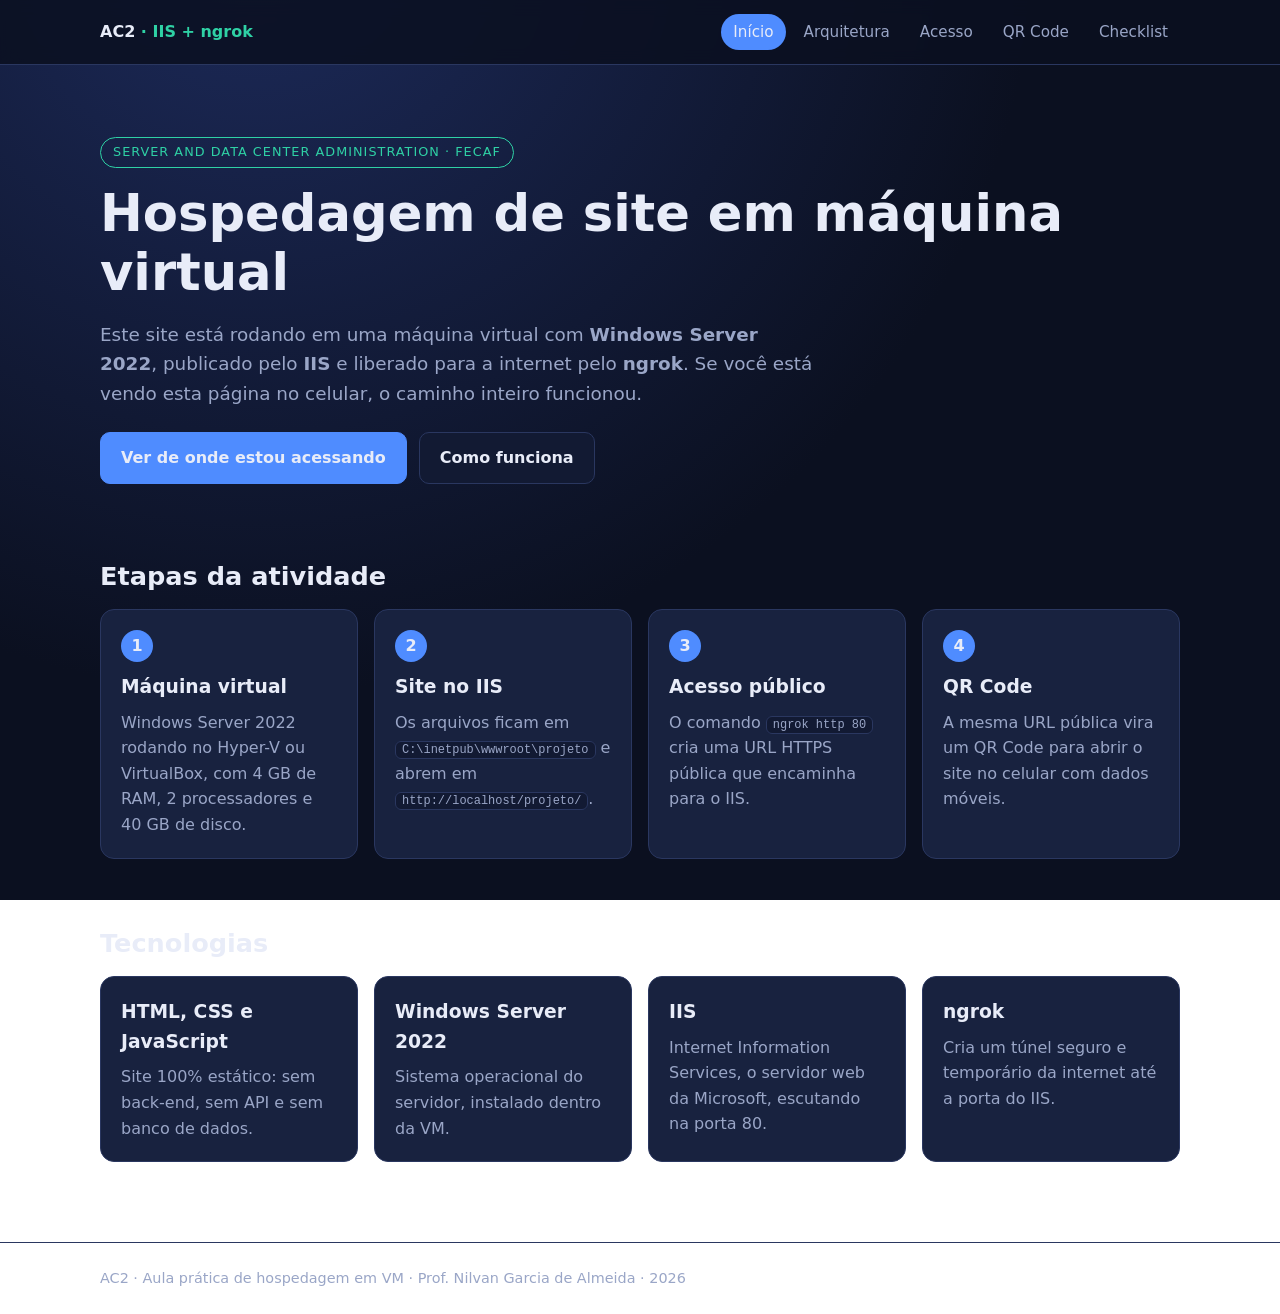
<file: index.html>
<!DOCTYPE html>
<html lang="pt-BR">
<head>
  <meta charset="UTF-8">
  <meta name="viewport" content="width=device-width, initial-scale=1.0">
  <title>AC2 · Site no IIS com ngrok</title>
  <link rel="stylesheet" href="css/style.css">
</head>
<body>
  <header class="topo">
    <div class="container">
      <a class="marca" href="index.html">AC2 <span>· IIS + ngrok</span></a>
      <nav class="menu">
        <a href="index.html">Início</a>
        <a href="arquitetura.html">Arquitetura</a>
        <a href="acesso.html">Acesso</a>
        <a href="qrcode.html">QR Code</a>
        <a href="checklist.html">Checklist</a>
      </nav>
    </div>
  </header>

  <main class="container">
    <section class="hero">
      <span class="selo">Server and Data Center Administration · FECAF</span>
      <h1>Hospedagem de site em máquina virtual</h1>
      <p class="lead">
        Este site está rodando em uma máquina virtual com <strong>Windows Server 2022</strong>,
        publicado pelo <strong>IIS</strong> e liberado para a internet pelo <strong>ngrok</strong>.
        Se você está vendo esta página no celular, o caminho inteiro funcionou.
      </p>
      <div class="botoes">
        <a class="btn primario" href="acesso.html">Ver de onde estou acessando</a>
        <a class="btn" href="arquitetura.html">Como funciona</a>
      </div>
    </section>

    <section>
      <h2>Etapas da atividade</h2>
      <div class="grade">
        <div class="card">
          <span class="num">1</span>
          <h3>Máquina virtual</h3>
          <p>Windows Server 2022 rodando no Hyper-V ou VirtualBox, com 4 GB de RAM, 2 processadores e 40 GB de disco.</p>
        </div>
        <div class="card">
          <span class="num">2</span>
          <h3>Site no IIS</h3>
          <p>Os arquivos ficam em <code>C:\inetpub\wwwroot\projeto</code> e abrem em <code>http://localhost/projeto/</code>.</p>
        </div>
        <div class="card">
          <span class="num">3</span>
          <h3>Acesso público</h3>
          <p>O comando <code>ngrok http 80</code> cria uma URL HTTPS pública que encaminha para o IIS.</p>
        </div>
        <div class="card">
          <span class="num">4</span>
          <h3>QR Code</h3>
          <p>A mesma URL pública vira um QR Code para abrir o site no celular com dados móveis.</p>
        </div>
      </div>
    </section>

    <section>
      <h2>Tecnologias</h2>
      <div class="grade">
        <div class="card"><h3>HTML, CSS e JavaScript</h3><p>Site 100% estático: sem back-end, sem API e sem banco de dados.</p></div>
        <div class="card"><h3>Windows Server 2022</h3><p>Sistema operacional do servidor, instalado dentro da VM.</p></div>
        <div class="card"><h3>IIS</h3><p>Internet Information Services, o servidor web da Microsoft, escutando na porta 80.</p></div>
        <div class="card"><h3>ngrok</h3><p>Cria um túnel seguro e temporário da internet até a porta do IIS.</p></div>
      </div>
    </section>
  </main>

  <footer>
    <div class="container">
      AC2 · Aula prática de hospedagem em VM · Prof. Nilvan Garcia de Almeida · <span data-ano></span>
    </div>
  </footer>
  <script src="js/main.js"></script>
</body>
</html>
</file>
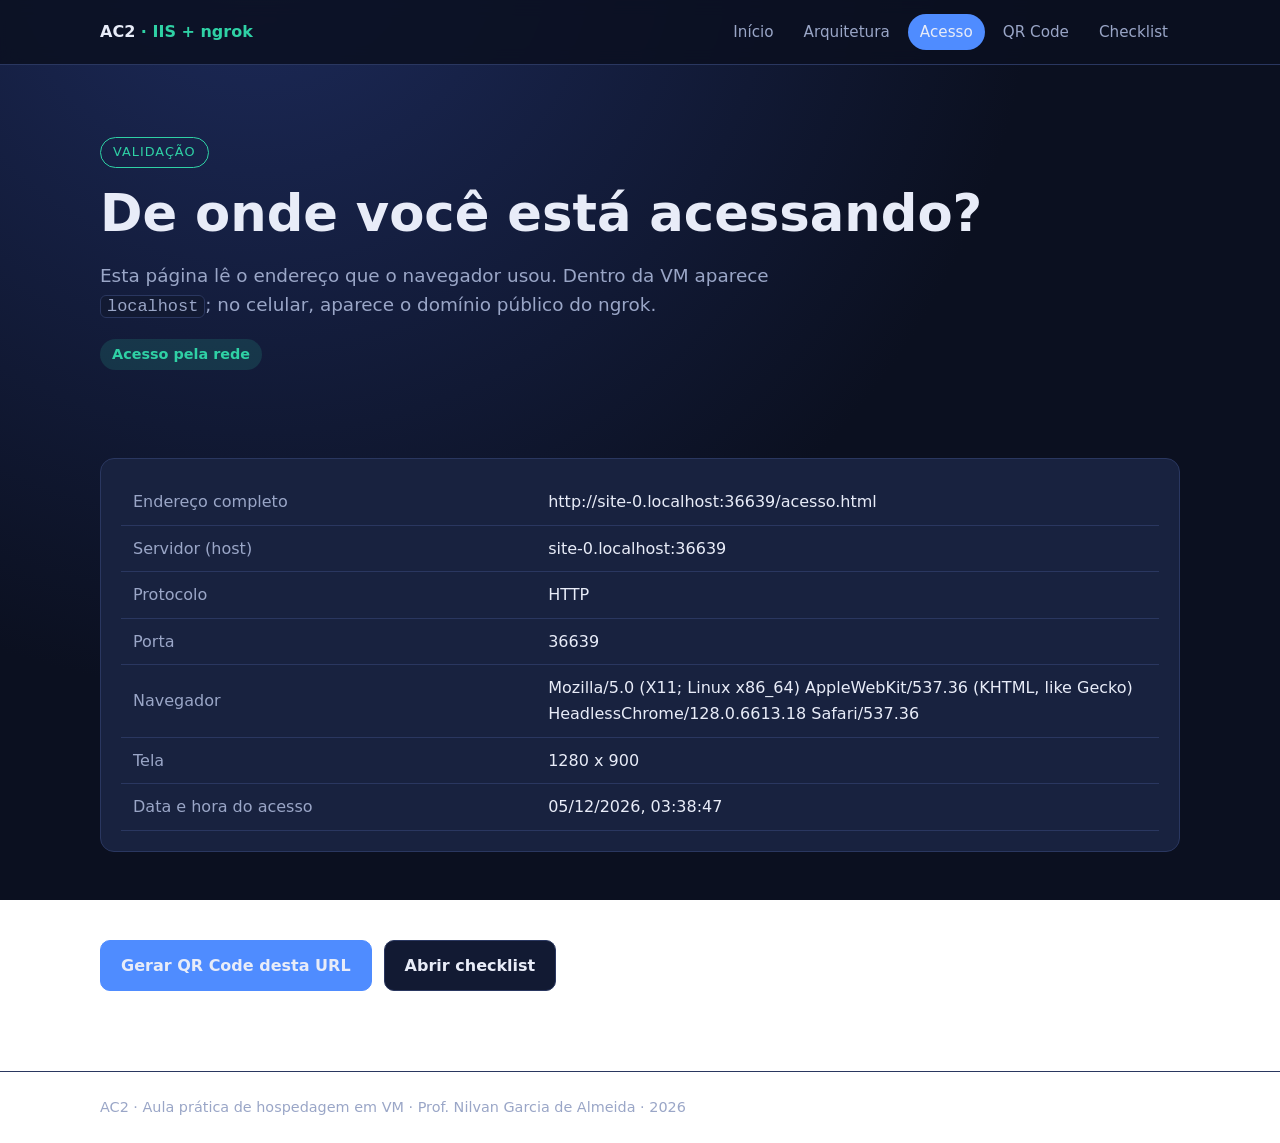
<file: acesso.html>
<!DOCTYPE html>
<html lang="pt-BR">
<head>
  <meta charset="UTF-8">
  <meta name="viewport" content="width=device-width, initial-scale=1.0">
  <title>Acesso · AC2</title>
  <link rel="stylesheet" href="css/style.css">
</head>
<body>
  <header class="topo">
    <div class="container">
      <a class="marca" href="index.html">AC2 <span>· IIS + ngrok</span></a>
      <nav class="menu">
        <a href="index.html">Início</a>
        <a href="arquitetura.html">Arquitetura</a>
        <a href="acesso.html">Acesso</a>
        <a href="qrcode.html">QR Code</a>
        <a href="checklist.html">Checklist</a>
      </nav>
    </div>
  </header>

  <main class="container">
    <section class="hero">
      <span class="selo">Validação</span>
      <h1>De onde você está acessando?</h1>
      <p class="lead">Esta página lê o endereço que o navegador usou. Dentro da VM aparece <code>localhost</code>; no celular, aparece o domínio público do ngrok.</p>
      <p><span id="selo-acesso" class="status"></span></p>
    </section>

    <section>
      <div class="card">
        <table class="info" id="info-acesso"></table>
      </div>
    </section>

    <section>
      <div class="botoes">
        <a class="btn primario" href="qrcode.html">Gerar QR Code desta URL</a>
        <a class="btn" href="checklist.html">Abrir checklist</a>
      </div>
    </section>
  </main>

  <footer>
    <div class="container">
      AC2 · Aula prática de hospedagem em VM · Prof. Nilvan Garcia de Almeida · <span data-ano></span>
    </div>
  </footer>
  <script src="js/main.js"></script>
</body>
</html>
</file>
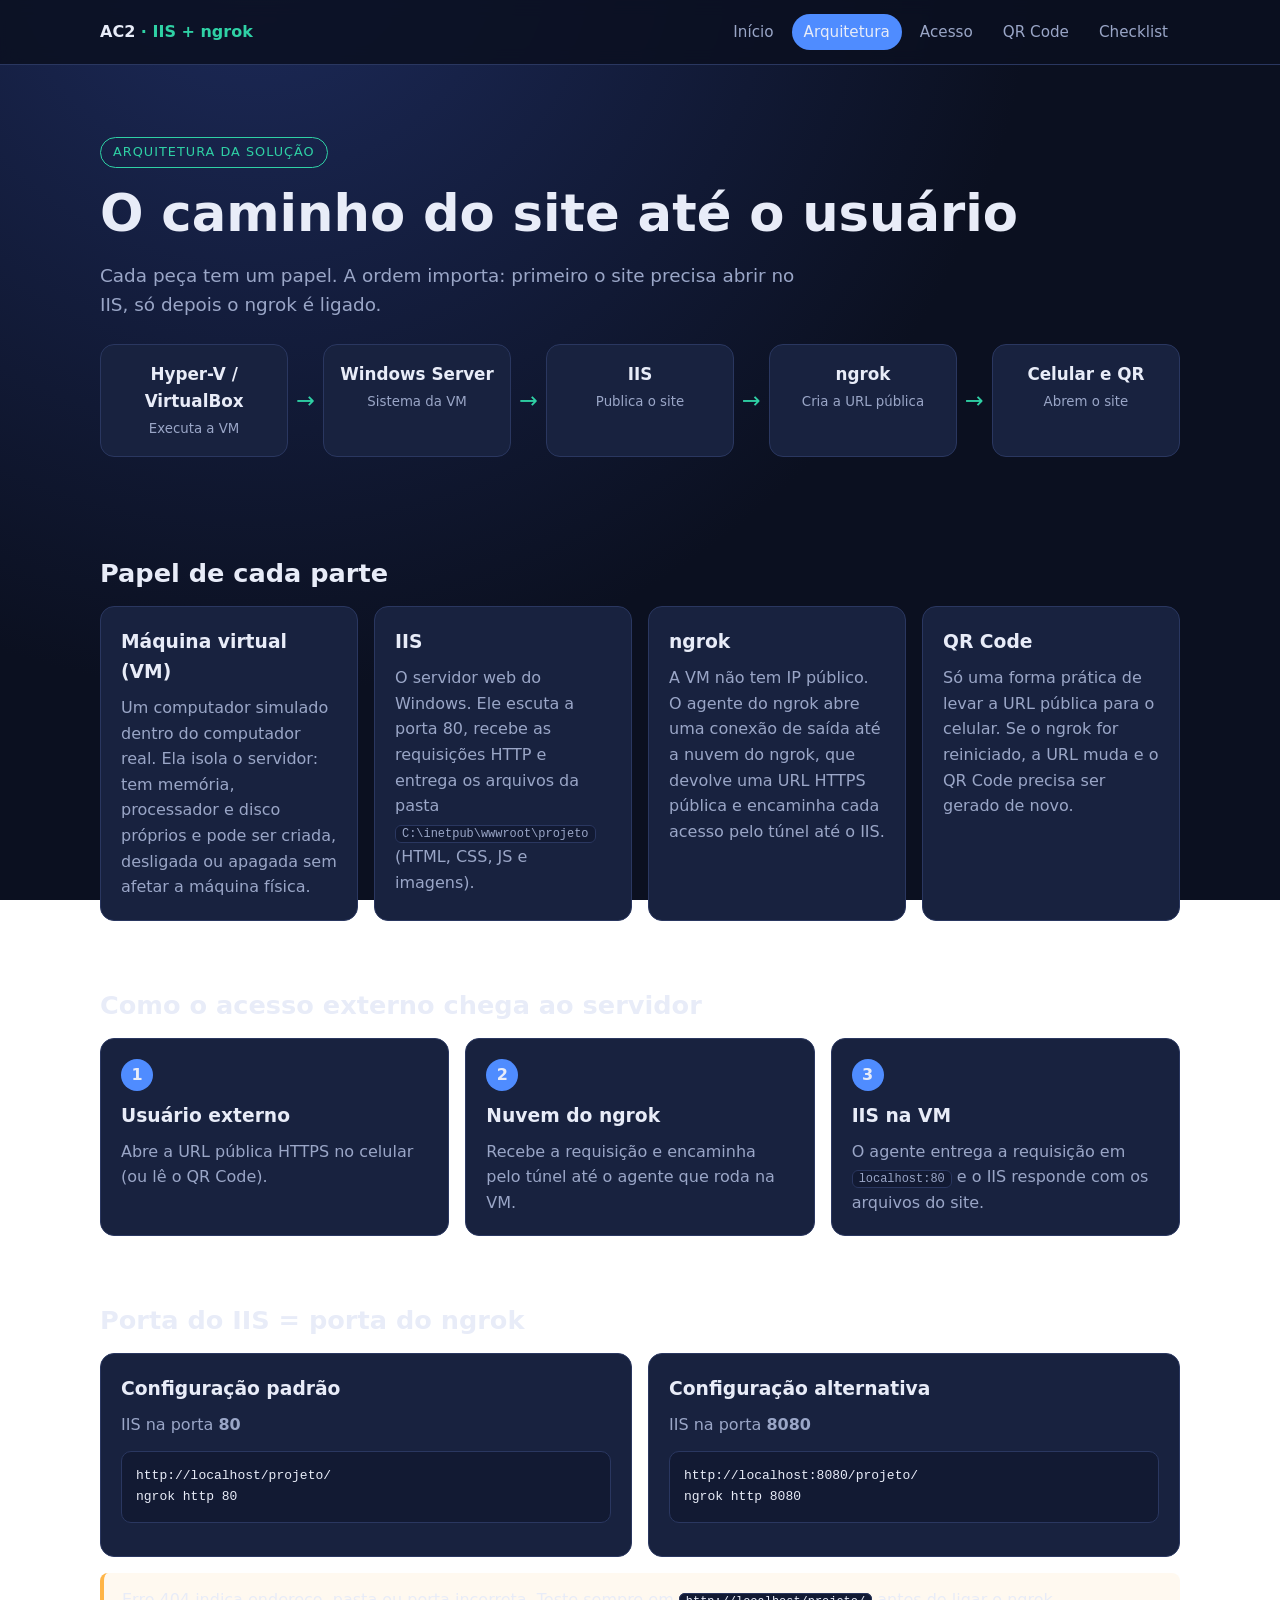
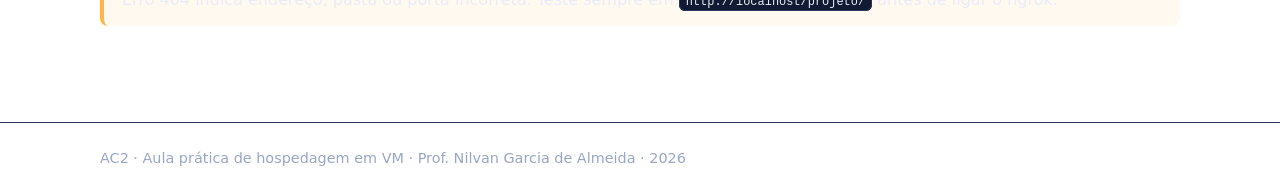
<file: arquitetura.html>
<!DOCTYPE html>
<html lang="pt-BR">
<head>
  <meta charset="UTF-8">
  <meta name="viewport" content="width=device-width, initial-scale=1.0">
  <title>Arquitetura · AC2</title>
  <link rel="stylesheet" href="css/style.css">
</head>
<body>
  <header class="topo">
    <div class="container">
      <a class="marca" href="index.html">AC2 <span>· IIS + ngrok</span></a>
      <nav class="menu">
        <a href="index.html">Início</a>
        <a href="arquitetura.html">Arquitetura</a>
        <a href="acesso.html">Acesso</a>
        <a href="qrcode.html">QR Code</a>
        <a href="checklist.html">Checklist</a>
      </nav>
    </div>
  </header>

  <main class="container">
    <section class="hero">
      <span class="selo">Arquitetura da solução</span>
      <h1>O caminho do site até o usuário</h1>
      <p class="lead">Cada peça tem um papel. A ordem importa: primeiro o site precisa abrir no IIS, só depois o ngrok é ligado.</p>

      <div class="fluxo">
        <div class="etapa"><strong>Hyper-V / VirtualBox</strong><small>Executa a VM</small></div>
        <div class="seta">→</div>
        <div class="etapa"><strong>Windows Server</strong><small>Sistema da VM</small></div>
        <div class="seta">→</div>
        <div class="etapa"><strong>IIS</strong><small>Publica o site</small></div>
        <div class="seta">→</div>
        <div class="etapa"><strong>ngrok</strong><small>Cria a URL pública</small></div>
        <div class="seta">→</div>
        <div class="etapa"><strong>Celular e QR</strong><small>Abrem o site</small></div>
      </div>
    </section>

    <section>
      <h2>Papel de cada parte</h2>
      <div class="grade">
        <div class="card">
          <h3>Máquina virtual (VM)</h3>
          <p>Um computador simulado dentro do computador real. Ela isola o servidor: tem memória, processador e disco próprios e pode ser criada, desligada ou apagada sem afetar a máquina física.</p>
        </div>
        <div class="card">
          <h3>IIS</h3>
          <p>O servidor web do Windows. Ele escuta a porta 80, recebe as requisições HTTP e entrega os arquivos da pasta <code>C:\inetpub\wwwroot\projeto</code> (HTML, CSS, JS e imagens).</p>
        </div>
        <div class="card">
          <h3>ngrok</h3>
          <p>A VM não tem IP público. O agente do ngrok abre uma conexão de saída até a nuvem do ngrok, que devolve uma URL HTTPS pública e encaminha cada acesso pelo túnel até o IIS.</p>
        </div>
        <div class="card">
          <h3>QR Code</h3>
          <p>Só uma forma prática de levar a URL pública para o celular. Se o ngrok for reiniciado, a URL muda e o QR Code precisa ser gerado de novo.</p>
        </div>
      </div>
    </section>

    <section>
      <h2>Como o acesso externo chega ao servidor</h2>
      <div class="grade">
        <div class="card"><span class="num">1</span><h3>Usuário externo</h3><p>Abre a URL pública HTTPS no celular (ou lê o QR Code).</p></div>
        <div class="card"><span class="num">2</span><h3>Nuvem do ngrok</h3><p>Recebe a requisição e encaminha pelo túnel até o agente que roda na VM.</p></div>
        <div class="card"><span class="num">3</span><h3>IIS na VM</h3><p>O agente entrega a requisição em <code>localhost:80</code> e o IIS responde com os arquivos do site.</p></div>
      </div>
    </section>

    <section>
      <h2>Porta do IIS = porta do ngrok</h2>
      <div class="grade">
        <div class="card">
          <h3>Configuração padrão</h3>
          <p>IIS na porta <strong>80</strong></p>
          <pre>http://localhost/projeto/
ngrok http 80</pre>
        </div>
        <div class="card">
          <h3>Configuração alternativa</h3>
          <p>IIS na porta <strong>8080</strong></p>
          <pre>http://localhost:8080/projeto/
ngrok http 8080</pre>
        </div>
      </div>
      <p class="aviso">Erro 404 indica endereço, pasta ou porta incorreta. Teste sempre em <code>http://localhost/projeto/</code> antes de ligar o ngrok.</p>
    </section>
  </main>

  <footer>
    <div class="container">
      AC2 · Aula prática de hospedagem em VM · Prof. Nilvan Garcia de Almeida · <span data-ano></span>
    </div>
  </footer>
  <script src="js/main.js"></script>
</body>
</html>
</file>
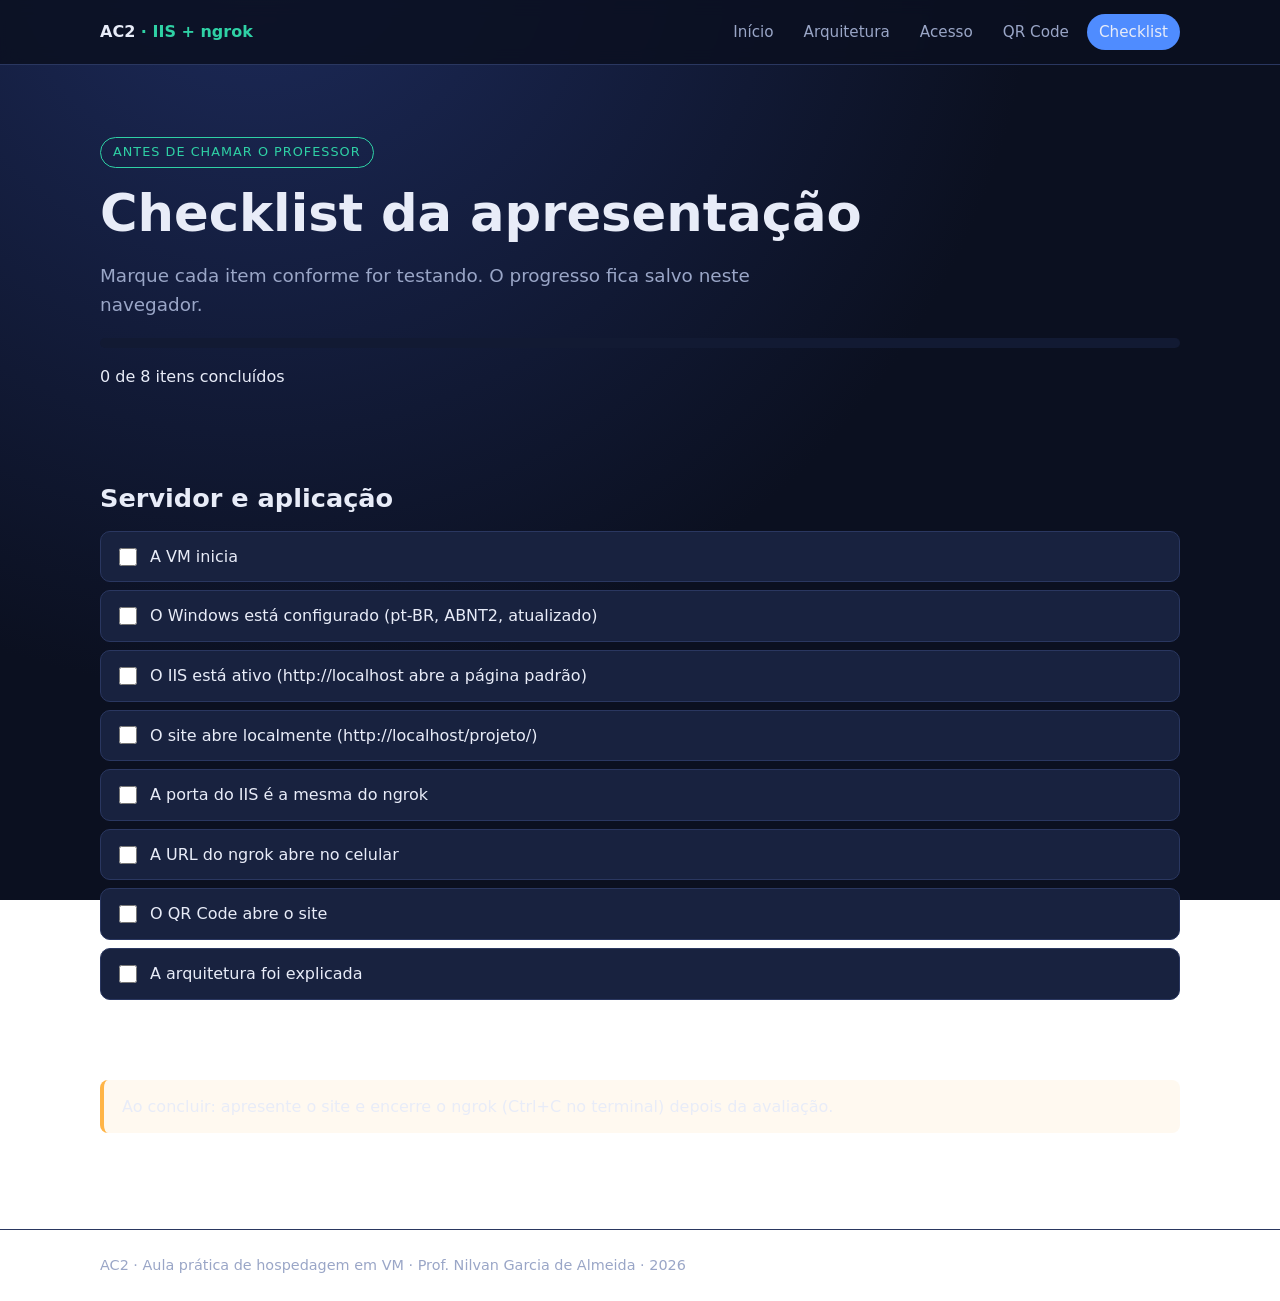
<file: checklist.html>
<!DOCTYPE html>
<html lang="pt-BR">
<head>
  <meta charset="UTF-8">
  <meta name="viewport" content="width=device-width, initial-scale=1.0">
  <title>Checklist · AC2</title>
  <link rel="stylesheet" href="css/style.css">
</head>
<body>
  <header class="topo">
    <div class="container">
      <a class="marca" href="index.html">AC2 <span>· IIS + ngrok</span></a>
      <nav class="menu">
        <a href="index.html">Início</a>
        <a href="arquitetura.html">Arquitetura</a>
        <a href="acesso.html">Acesso</a>
        <a href="qrcode.html">QR Code</a>
        <a href="checklist.html">Checklist</a>
      </nav>
    </div>
  </header>

  <main class="container">
    <section class="hero">
      <span class="selo">Antes de chamar o professor</span>
      <h1>Checklist da apresentação</h1>
      <p class="lead">Marque cada item conforme for testando. O progresso fica salvo neste navegador.</p>
      <div class="progresso"><div></div></div>
      <p id="contador"></p>
    </section>

    <section class="grade">
      <div>
        <h2>Servidor e aplicação</h2>
        <ul class="checklist" id="checklist">
          <li><label><input type="checkbox" id="c1"> A VM inicia</label></li>
          <li><label><input type="checkbox" id="c2"> O Windows está configurado (pt-BR, ABNT2, atualizado)</label></li>
          <li><label><input type="checkbox" id="c3"> O IIS está ativo (http://localhost abre a página padrão)</label></li>
          <li><label><input type="checkbox" id="c4"> O site abre localmente (http://localhost/projeto/)</label></li>
          <li><label><input type="checkbox" id="c5"> A porta do IIS é a mesma do ngrok</label></li>
          <li><label><input type="checkbox" id="c6"> A URL do ngrok abre no celular</label></li>
          <li><label><input type="checkbox" id="c7"> O QR Code abre o site</label></li>
          <li><label><input type="checkbox" id="c8"> A arquitetura foi explicada</label></li>
        </ul>
      </div>
    </section>

    <section>
      <p class="aviso">Ao concluir: apresente o site e encerre o ngrok (Ctrl+C no terminal) depois da avaliação.</p>
    </section>
  </main>

  <footer>
    <div class="container">
      AC2 · Aula prática de hospedagem em VM · Prof. Nilvan Garcia de Almeida · <span data-ano></span>
    </div>
  </footer>
  <script src="js/main.js"></script>
</body>
</html>
</file>
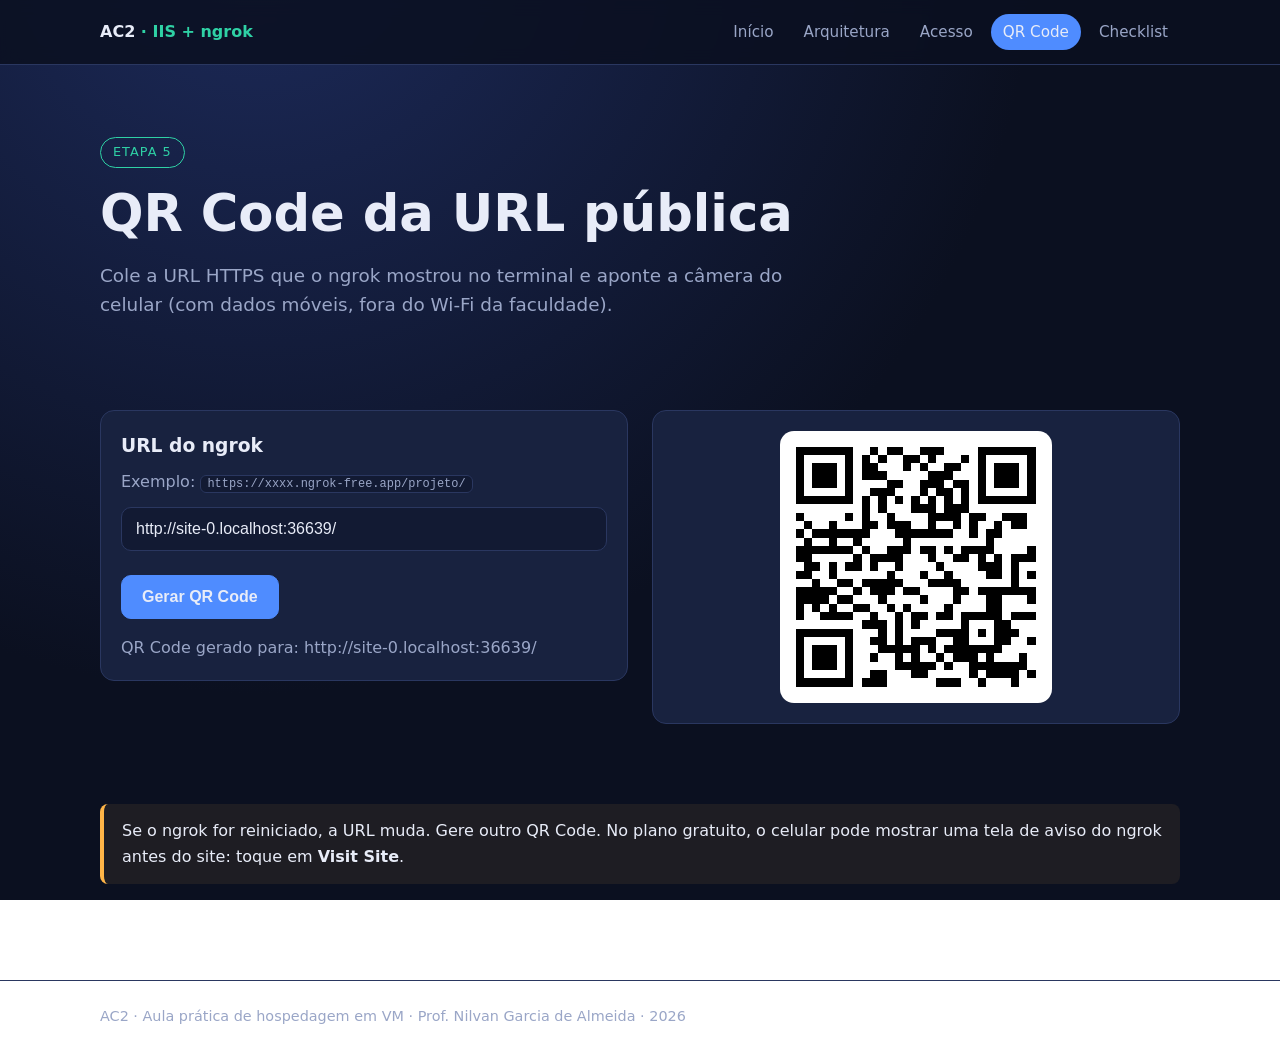
<file: qrcode.html>
<!DOCTYPE html>
<html lang="pt-BR">
<head>
  <meta charset="UTF-8">
  <meta name="viewport" content="width=device-width, initial-scale=1.0">
  <title>QR Code · AC2</title>
  <link rel="stylesheet" href="css/style.css">
</head>
<body>
  <header class="topo">
    <div class="container">
      <a class="marca" href="index.html">AC2 <span>· IIS + ngrok</span></a>
      <nav class="menu">
        <a href="index.html">Início</a>
        <a href="arquitetura.html">Arquitetura</a>
        <a href="acesso.html">Acesso</a>
        <a href="qrcode.html">QR Code</a>
        <a href="checklist.html">Checklist</a>
      </nav>
    </div>
  </header>

  <main class="container">
    <section class="hero">
      <span class="selo">Etapa 5</span>
      <h1>QR Code da URL pública</h1>
      <p class="lead">Cole a URL HTTPS que o ngrok mostrou no terminal e aponte a câmera do celular (com dados móveis, fora do Wi-Fi da faculdade).</p>
    </section>

    <section class="qr-area">
      <div class="card">
        <h3>URL do ngrok</h3>
        <p style="margin-bottom:12px">Exemplo: <code>https://xxxx.ngrok-free.app/projeto/</code></p>
        <input type="url" id="url-qr" placeholder="https://xxxx.ngrok-free.app/projeto/">
        <div class="botoes"><button class="btn primario" id="btn-gerar" type="button">Gerar QR Code</button></div>
        <p id="aviso-qr" style="margin-top:16px"></p>
      </div>
      <div class="card">
        <div id="qrcode"></div>
      </div>
    </section>

    <section>
      <p class="aviso">Se o ngrok for reiniciado, a URL muda. Gere outro QR Code. No plano gratuito, o celular pode mostrar uma tela de aviso do ngrok antes do site: toque em <strong>Visit Site</strong>.</p>
    </section>
  </main>

  <footer>
    <div class="container">
      AC2 · Aula prática de hospedagem em VM · Prof. Nilvan Garcia de Almeida · <span data-ano></span>
    </div>
  </footer>
  <script src="js/qrcode.min.js"></script>
  <script src="js/main.js"></script>
</body>
</html>
</file>
<file: css/style.css>
:root {
  --bg: #0b1020;
  --bg-2: #121a33;
  --card: #18223f;
  --line: #2a3760;
  --text: #e8ecf8;
  --muted: #9aa6c7;
  --accent: #4f8cff;
  --accent-2: #2fd1a5;
  --warn: #ffb547;
  --radius: 14px;
}

* { box-sizing: border-box; }

html { scroll-behavior: smooth; }

body {
  margin: 0;
  font-family: "Segoe UI", system-ui, -apple-system, Roboto, Arial, sans-serif;
  background: radial-gradient(circle at 20% -10%, #1d2b5c 0%, var(--bg) 55%) fixed;
  color: var(--text);
  line-height: 1.6;
}

a { color: var(--accent); }

.container { width: min(1080px, 100% - 32px); margin-inline: auto; }

/* Cabeçalho */
header.topo {
  position: sticky;
  top: 0;
  z-index: 10;
  background: rgba(11, 16, 32, 0.85);
  backdrop-filter: blur(8px);
  border-bottom: 1px solid var(--line);
}
header.topo .container {
  display: flex;
  align-items: center;
  justify-content: space-between;
  gap: 16px;
  padding: 14px 0;
  flex-wrap: wrap;
}
.marca { font-weight: 700; text-decoration: none; color: var(--text); }
.marca span { color: var(--accent-2); }
nav.menu { display: flex; gap: 6px; flex-wrap: wrap; }
nav.menu a {
  color: var(--muted);
  text-decoration: none;
  padding: 6px 12px;
  border-radius: 999px;
  font-size: 0.95rem;
}
nav.menu a:hover { color: var(--text); background: var(--bg-2); }
nav.menu a.ativo { color: var(--text); background: var(--accent); }

/* Seções */
.hero { padding: 72px 0 40px; }
.selo {
  display: inline-block;
  font-size: 0.8rem;
  letter-spacing: 0.08em;
  text-transform: uppercase;
  color: var(--accent-2);
  border: 1px solid var(--accent-2);
  border-radius: 999px;
  padding: 4px 12px;
  margin-bottom: 16px;
}
h1 { font-size: clamp(2rem, 5vw, 3.2rem); line-height: 1.15; margin: 0 0 16px; }
h2 { font-size: 1.6rem; margin: 0 0 12px; }
h3 { margin: 0 0 8px; }
.lead { color: var(--muted); font-size: 1.15rem; max-width: 720px; }

.botoes { display: flex; gap: 12px; flex-wrap: wrap; margin-top: 24px; }
.btn {
  display: inline-block;
  padding: 12px 20px;
  border-radius: 10px;
  text-decoration: none;
  font-weight: 600;
  border: 1px solid var(--line);
  color: var(--text);
  background: var(--bg-2);
  cursor: pointer;
  font-size: 1rem;
}
.btn.primario { background: var(--accent); border-color: var(--accent); }
.btn:hover { filter: brightness(1.12); }

section { padding: 32px 0; }

.grade { display: grid; gap: 16px; grid-template-columns: repeat(auto-fit, minmax(220px, 1fr)); }
.card {
  background: var(--card);
  border: 1px solid var(--line);
  border-radius: var(--radius);
  padding: 20px;
}
.card p { color: var(--muted); margin: 0; }
.card .num {
  display: inline-grid;
  place-items: center;
  width: 32px;
  height: 32px;
  border-radius: 50%;
  background: var(--accent);
  font-weight: 700;
  margin-bottom: 10px;
}

/* Fluxo da arquitetura */
.fluxo {
  display: flex;
  align-items: stretch;
  gap: 8px;
  flex-wrap: wrap;
  margin: 24px 0;
}
.fluxo .etapa {
  flex: 1 1 150px;
  background: var(--card);
  border: 1px solid var(--line);
  border-radius: var(--radius);
  padding: 16px;
  text-align: center;
}
.fluxo .etapa strong { display: block; font-size: 1.05rem; }
.fluxo .etapa small { color: var(--muted); }
.fluxo .seta { align-self: center; color: var(--accent-2); font-size: 1.4rem; }

.aviso {
  border-left: 4px solid var(--warn);
  background: rgba(255, 181, 71, 0.08);
  padding: 14px 18px;
  border-radius: 8px;
  color: var(--text);
}

/* Tabela de informações do acesso */
table.info { width: 100%; border-collapse: collapse; }
table.info th, table.info td {
  text-align: left;
  padding: 10px 12px;
  border-bottom: 1px solid var(--line);
  word-break: break-all;
}
table.info th { color: var(--muted); font-weight: 500; width: 40%; }

.status {
  display: inline-block;
  padding: 4px 12px;
  border-radius: 999px;
  font-weight: 600;
  font-size: 0.9rem;
}
.status.ok { background: rgba(47, 209, 165, 0.15); color: var(--accent-2); }
.status.local { background: rgba(79, 140, 255, 0.15); color: var(--accent); }

/* QR Code */
.qr-area { display: grid; gap: 24px; grid-template-columns: repeat(auto-fit, minmax(260px, 1fr)); align-items: start; }
#qrcode {
  background: #fff;
  padding: 16px;
  border-radius: var(--radius);
  width: fit-content;
  margin-inline: auto;
}
#qrcode img, #qrcode canvas { display: block; }
input[type="url"] {
  width: 100%;
  padding: 12px 14px;
  border-radius: 10px;
  border: 1px solid var(--line);
  background: var(--bg-2);
  color: var(--text);
  font-size: 1rem;
}

/* Checklist */
.checklist { list-style: none; padding: 0; margin: 0; display: grid; gap: 8px; }
.checklist label {
  display: flex;
  gap: 10px;
  align-items: center;
  background: var(--card);
  border: 1px solid var(--line);
  border-radius: 10px;
  padding: 12px 14px;
  cursor: pointer;
}
.checklist input { width: 18px; height: 18px; accent-color: var(--accent-2); }
.progresso { height: 10px; background: var(--bg-2); border-radius: 999px; overflow: hidden; margin: 12px 0; }
.progresso div { height: 100%; width: 0; background: var(--accent-2); transition: width 0.3s; }

footer {
  border-top: 1px solid var(--line);
  margin-top: 48px;
  padding: 24px 0;
  color: var(--muted);
  font-size: 0.9rem;
}

code {
  background: var(--bg-2);
  border: 1px solid var(--line);
  border-radius: 6px;
  padding: 1px 6px;
  font-size: 0.92em;
}
pre {
  background: var(--bg-2);
  border: 1px solid var(--line);
  border-radius: 10px;
  padding: 14px;
  overflow-x: auto;
}

@media (max-width: 600px) {
  .fluxo .seta { transform: rotate(90deg); flex-basis: 100%; text-align: center; }
  .hero { padding-top: 40px; }
}
</file>
